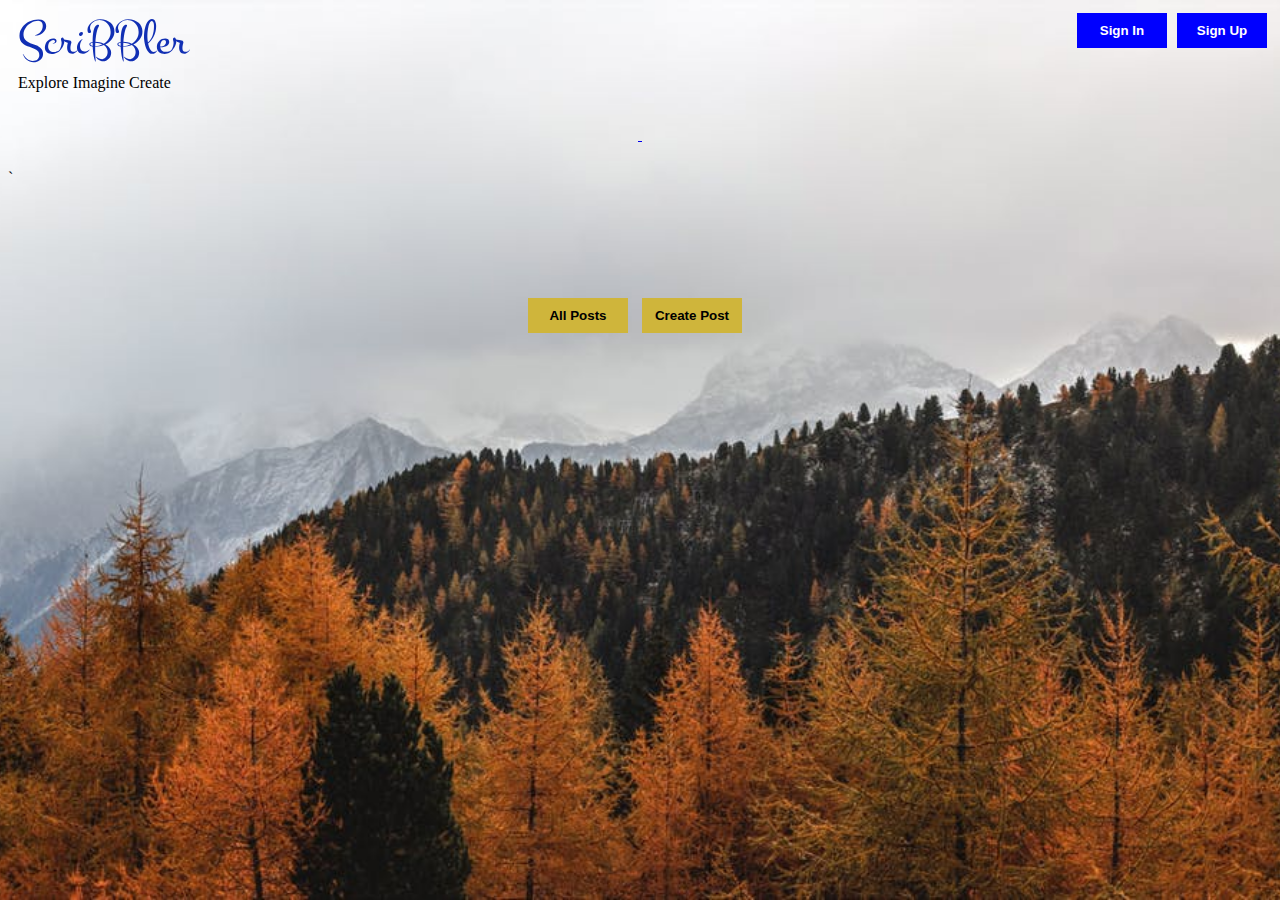
<file: index.html>
<!DOCTYPE html>
<html>

<head>
<title> Scribbler</title>
   
       
        <link href="css\common.css" rel="stylesheet" type="text/css">
	<link href="css\header.css" rel="stylesheet" type="text/css">
	<link href="https://fonts.googleapis.com/css?family=Montez&display=swap" rel="stylesheet">
    
</head>   
<body>

     <div class="header">
      <button id ="top_button_1" >Sign Up</button>
      <button id ="top_button_2" >Sign In</button>
      <a id="logo_text" class="logo">ScriBBler</a>
      <p class="sub_text">Explore Imagine Create</p>
  </div> 


<div id = "mid_button_area">
      <p align = "center">
          <a href = "html/postslist.html">
            <button class= "middle_button" id="all_post_button">
              All Posts 
            </button>
          </a>
          <button class = "middle_button" id = "create_Post_button">
            Create Post 
          </button>
      </p>
  </div>

` <div id="signup_modal" class="modal">                  
  <div class="modal-content">
    <span class="close">
      &times;
    </span>
    <p>
      <h2>Get Started</h2>
      <hr class = "hr-Shade">
      <form class = "form-style">
      <label>Full Name</label><br>
      <input type="text" placeholder="Enter Full Name" required> <br>           
      <label>Username</label><br>
      <input type="text" placeholder="Enter Username" required><br>                
      <label>Password </label><br>
      <input type="password" placeholder="Enter Password" required><br>                  
      <label>Confirm Password</label><br>
      <input type="password" placeholder="Confirm Password" required><br>                 
      <button class = "Sign_Up_Button">Sign Up</button>
      </form>       
    </p>
  </div>
 </div>


</div>

<div id="signin_modal" class="modal">                  
  <div class="modal-content">
    <span class="close">&times;</span>
    <p>
      <h2>Welcome Back !</h2>
      <hr class = "hr-Shade">
      <form class = "form-style">   
        <label>Username</label> <br>
        <input type="text" placeholder="Enter Username" required>
        <label>Password</label> <br>
        <input type="password" placeholder="Enter Password" required> <br>
        <button class = "Sign-Up-Button">
          Sign In
        </button><br>
        Not a member ? <a id = "linking" onclick='href_click()'><u style="color:blue">Sign Up</u></a>
      </form>       
    </p>
  </div>
</div>

<div id="create_post_model" class="modal">                  
    <div class="modal-content">
      <span class="close">&times;</span>
      <p>
	<form class = "form-style"> 
        <h2>Create Your Post</h2>
        <hr class = "hr-shade">
        <h4>Pen Your Post</h4>
        <input type="text" placeholder="Enter title of your post">
        <h4>Content</h4>
        <textarea name="Content" id="textArea"  rows="10" placeholder="Enter content of your post"></textarea>  
        <button class = sign-up-button>Create</button>    
	</form> 
      </p>
    </div>
  </div>
<script src = "js\index.js"></script>
</body>

</html>
</file>
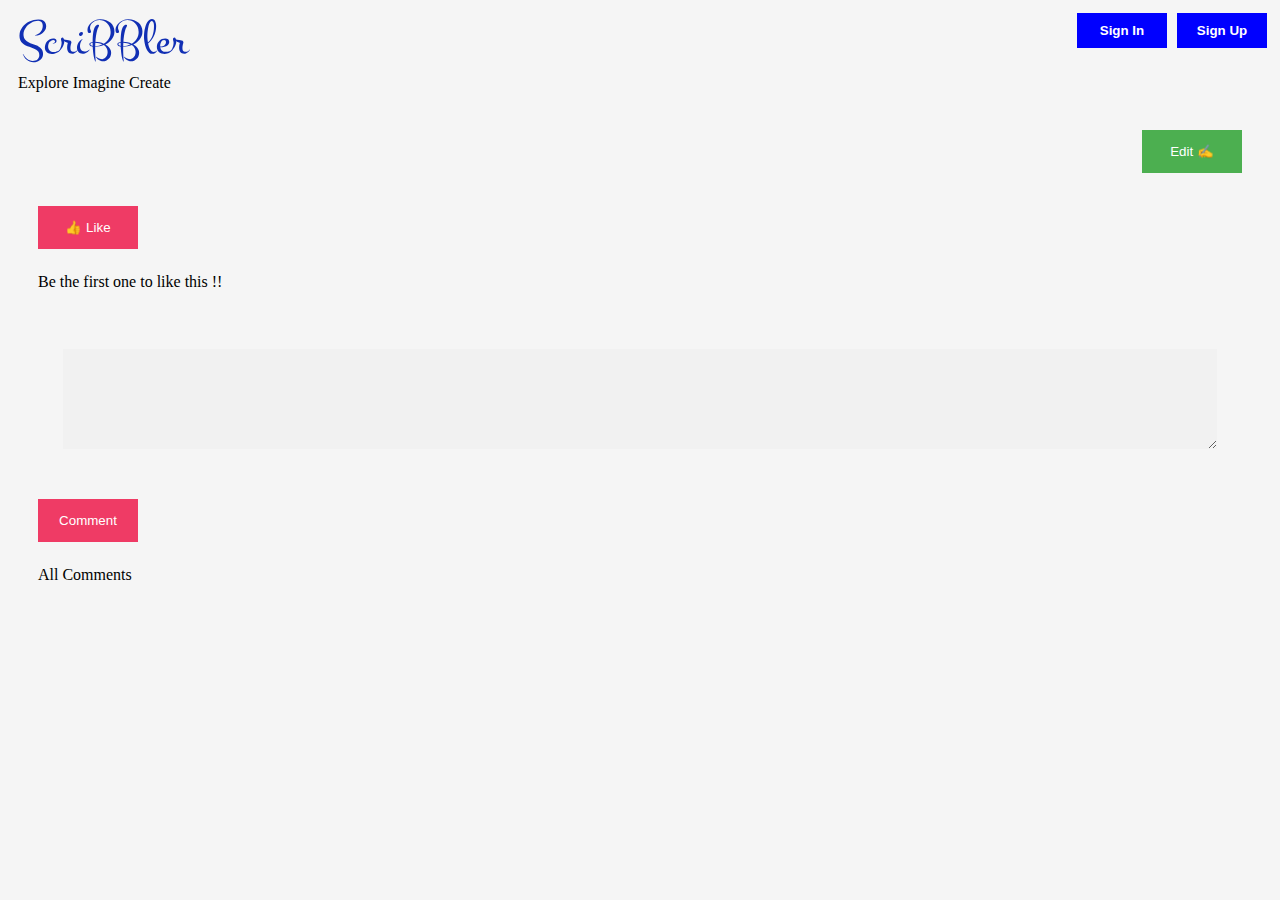
<file: html/post.html>
<!DOCTYPE html>
<html>
<head>   
        <link href="https://fonts.googleapis.com/css?family=Montez&display=swap" rel="stylesheet">
        <!-- <link href='..\css\font.css' rel='stylesheet' type='text/css'> -->
        <link href='..\css\post.css' rel='stylesheet' type='text/css'>
        <link href='..\css\header.css' rel='stylesheet' type='text/css'>
</head>
<body  onload="getParam()">    
          <div class="header">
      <button id ="top_button_1" >Sign Up</button>
      <button id ="top_button_2" >Sign In</button>
      <a id="logo_text" class="logo">ScriBBler</a>
      <p class="sub_text">Explore Imagine Create</p>
  </div>  

    <div class="blogContent">
        <div id="blogTitle" class="blogTite">
        <h3 id="blogTitleNew" contenteditable="false" style="font-family: 'Bodoni MT'">
            </h3>
    </div>

<div class="blogAuthor">

    <!-- Insert code for Edit/Save button and  -->
    <button id = "edit-save" onclick="EditSaveClicked()">Edit &#x270D;</button>

    <p id="blogUsername" class="blogText" style = " font-family: 'French Script MT'; font-style: italic"> </p>
</div>

<div class="blogText">
    <p id="blogBody" contenteditable="false" >
            <!-- Iconetnt-->
    </p>
</div>

    <!-- Insert code for Like button, Comment button, Comment box here-->
    <div id = "footer-buttons">
        <button id="like-press" onclick="incLikes()">
              <span>&#128077; Like</span>  
        </button><br>
        <p id = "like-number-update">Be the first one to like this !!</p><br>
        <textarea id="text-area" rows="6" cols="90" placeholder="Leave a comment..." style="color:black">
        </textarea><br>
        <button id ="comment-press" onclick="AddComment()">Comment</button>
        <p>All Comments</p>
	<table id="commentList">
  		
	</table>
        
    </div>
<div id="signup_modal" class="modal">                  
  <div class="modal-content">
    <span class="close">&times;</span>
    <p>
      <h1>Get Started</h1>
      <hr class = "hr-Shade">
      <form class = "form-style">
      <label>Full Name</label><br>
      <input type="text" placeholder="Enter Full Name" required>      <br>           
      <label>Username</label><br>
      <input type="text" placeholder="Enter Username" required><br>                
      <label>Password </label><br>
      <input type="password" placeholder="Enter Password" required><br>                  
      <label>Confirm Password</label><br>
      <input type="password" placeholder="Confirm Password" required><br>                 
      <button class = "Sign-Up-Button">Sign Up</button>
      </form>       
    </p>
  </div>
</div>
          <!-- For Sign In -->
<div id="signin_modal" class="modal">                  
  <div class="modal-content">
    <span class="close">&times;</span>
    <p>
      <h1>Welcome Back</h1>
      <hr class = "hr-Shade">
      <form class = "form-style">   
        <label>Username</label>
        <input type="text" placeholder="Enter Username" required>
        <label>Password</label>
        <input type="password" placeholder="Enter Password" required>
      <button class = "Sign-Up-Button">Sign In</button><br>
      Not a member ? <a id = "linking"><u style="color:blue">Sign Up</u></a>
      </form>       
    </p>
  </div>
</div>

 <script src = "../js/post.js"></script>
<script src="..\js\index.js">  </script>
</body>
</file>
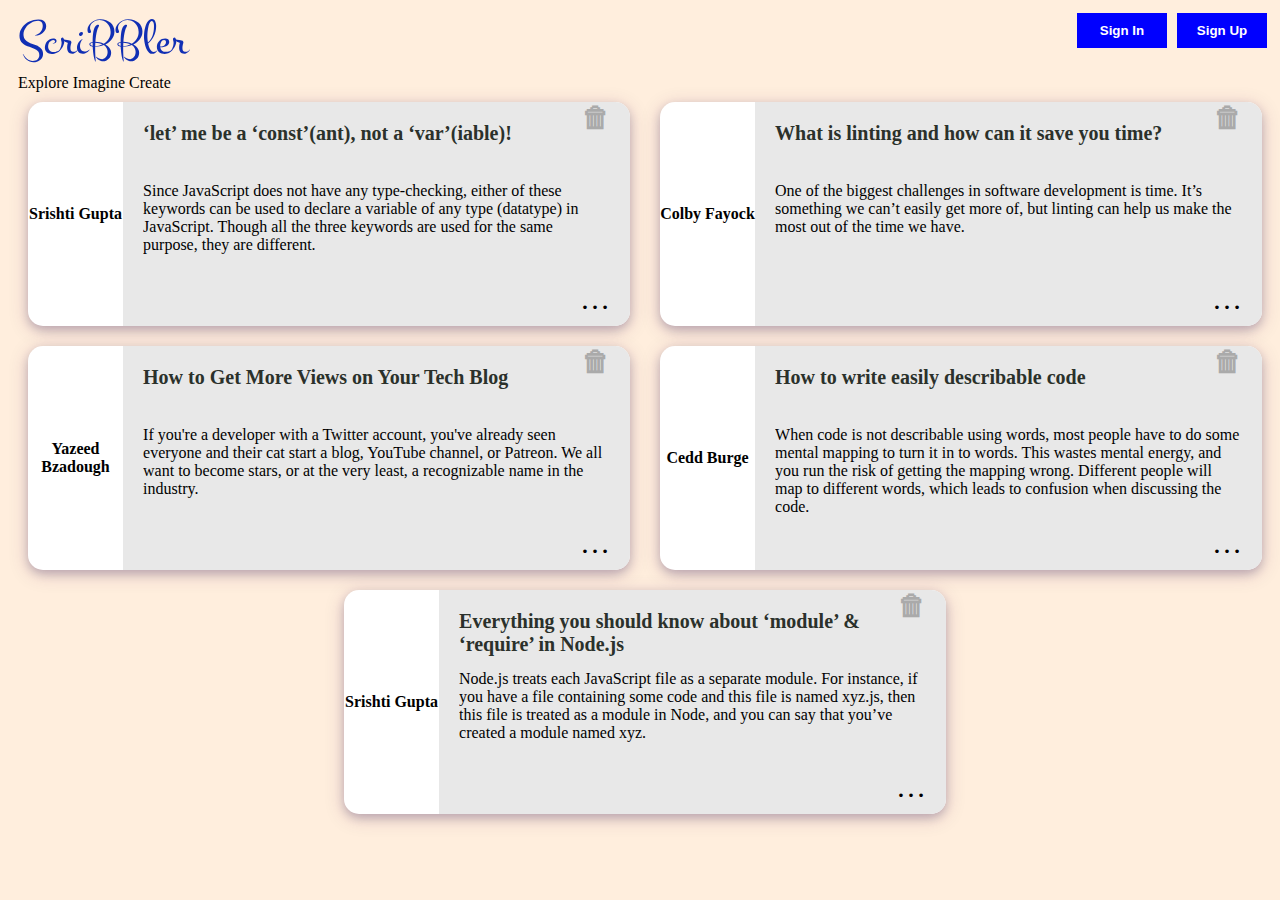
<file: html/postslist.html>
<!DOCTYPE html>
<html>
<head>
        <link href='..\css\postlist.css' rel='stylesheet' type='text/css'>
        <link href='..\css\header.css' rel='stylesheet' type='text/css'>  
 <link href="https://fonts.googleapis.com/css?family=Montez&display=swap" rel="stylesheet">
<style>
	body {
 	 background-color: #ffeedd;
	}
</style>
</head>
<body>
   <div class="header">
      <button id ="top_button_1" >Sign Up</button>
      <button id ="top_button_2" >Sign In</button>
      <a id="logo_text" class="logo">ScriBBler</a>
      <p class="sub_text">Explore Imagine Create</p>
  </div> 
<div>
<div id="signup_modal" class="modal">                  
    <div class="modal-content">
        <span class="close">&times;</span>
        <p>
        <h1>Get Started</h1>
        <hr class = "hr-Shade">
        <form class = "form-style">
        <label>Full Name</label><br>
        <input type="text" placeholder="Enter Full Name" required>      <br>           
        <label>Username</label><br>
        <input type="text" placeholder="Enter Username" required><br>                
        <label>Password </label><br>
        <input type="password" placeholder="Enter Password" required><br>                  
        <label>Confirm Password</label><br>
        <input type="password" placeholder="Confirm Password" required><br>                 
        <button class = "Sign-Up-Button">Sign Up</button>
        </form>       
        </p>
    </div>
    </div>
            <!-- For Sign In -->
    <div id="signin_modal" class="modal">                  
    <div class="modal-content">
        <span class="close">&times;</span>
        <p>
        <h1>Welcome Back</h1>
        <hr class = "hr-Shade">
        <form class = "form-style">   
            <label>Username</label>
            <input type="text" placeholder="Enter Username" required>
            <label>Password</label>
            <input type="password" placeholder="Enter Password" required>
        <button class = "Sign-Up-Button">Sign In</button><br>
        Not a member ? <a id = "linking"><u style="color:blue">Sign Up</u></a>
        </form>       
        </p>
    </div>
    </div>
<div class="allPostsContainer" >
    <div id = "row-one">
        <div class="post" id="post1">
            <div class="post-left">
                <p class="post-username">Srishti Gupta</p>
            </div>
            <div class="post-content">
                <span id ="del1" onclick="del(post1)" class="del-btn">&#x1F5D1;</span>
            <p class="post-title">‘let’ me be a ‘const’(ant), not a ‘var’(iable)! </p>
            <p class="post-desc">Since JavaScript does not have any type-checking, either of these keywords can be used to declare a variable of any type (datatype) in JavaScript. Though all the three keywords are used for the same purpose, they are different.</p>
            <span onclick="window.location.href='post.html?post=1'" class="post-more">&#x2026;</span>
        </div>
    </div>
    <div class="post" id="post2">
        <div class="post-left">
            <p class="post-username">
               Colby Fayock
            </p>
        </div>
        <div class="post-content">
            <span id ="del2" onclick="del(post2)" class="del-btn">&#x1F5D1;</span>
            <p class="post-title">What is linting and how can it save you time? </p>
            <p class="post-desc">One of the biggest challenges in software development is time. It’s something we can’t easily get more of, but linting can help us make the most out of the time we have.</p>         
            <span onclick="window.location.href='post.html?post=2'" class="post-more">&#x2026;</span>
        </div>
</div>
</div>
<div id = "row-two">
        <div class="post" id="post3">
                <div class="post-left">
                    <p class="post-username">
                        Yazeed Bzadough
                    </p>
                </div>
                <div class="post-content">        
                        <span id ="del3" onclick="del(post3)" class="del-btn">&#x1F5D1;</span>     
                    <p class="post-title">How to Get More Views on Your Tech Blog</p>
                    <p class="post-desc">If you're a developer with a Twitter account, you've already seen everyone and their cat start a blog, YouTube channel, or Patreon. We all want to become stars, or at the very least, a recognizable name in the industry.</p>          
                    <span onclick="window.location.href='post.html?post=3'" class="post-more">&#x2026;</span>          
                </div>
        </div>
         <div class="post" id="post4">
                <div class="post-left">
                    <p class="post-username">Cedd Burge</p>
                </div>
                <div class="post-content">               
                    <span id ="del4" onclick="del(post4)" class="del-btn">&#x1F5D1;</span>               
                    <p class="post-title">How to write easily describable code </p>
                    <p class="post-desc">When code is not describable using words, most people have to do some mental mapping to turn it in to words. This wastes mental energy, and you run the risk of getting the mapping wrong. Different people will map to different words, which
                    leads to confusion when discussing the code.</p>                
                    <span onclick="window.location.href='post.html?post=4'" class="post-more">&#x2026;</span>
                </div>
        </div>
  
    
</div>
<div id = "row-three" style="width: 50%; margin:auto;"><br>
        <div class="post" id="post5">
                <div class="post-left">
                    <p class="post-username">Srishti Gupta</p>
                </div>
                <div class="post-content">               
                    <span id ="del5" onclick="del(post5)" class="del-btn">&#x1F5D1;</span>               
                    <p class="post-title">Everything you should know about ‘module’ & ‘require’ in Node.js </p>
                    <p class="post-desc">Node.js treats each JavaScript file as a separate module. For instance, if you have a file containing some code and this file is named xyz.js, then this file is treated as a module in Node, and you can say that you’ve created a module
                    named xyz.</p>                
                    <span onclick="window.location.href='post.html?post=5'" class="post-more">&#x2026;</span>
                </div>
        </div>
</div>
</div>

    
<div id="del" class="modal">                  
        <div class="modal-content">
            <p id = "model-for-Bloglist">
                Are you sure you want to delete this post?<br><br>
                <span>
                     <button id = "yes-btn">
                         Yes
                    </button>
                </span>
                <span>
                    <button id = "no-btn">
                        No
                    </button>
                </span>
            </p> 
        </div>
</div>
    <script src="..\js\postlist.js">  </script>
    <script src="..\js\index.js">  </script>
</body>

</html>
</file>
